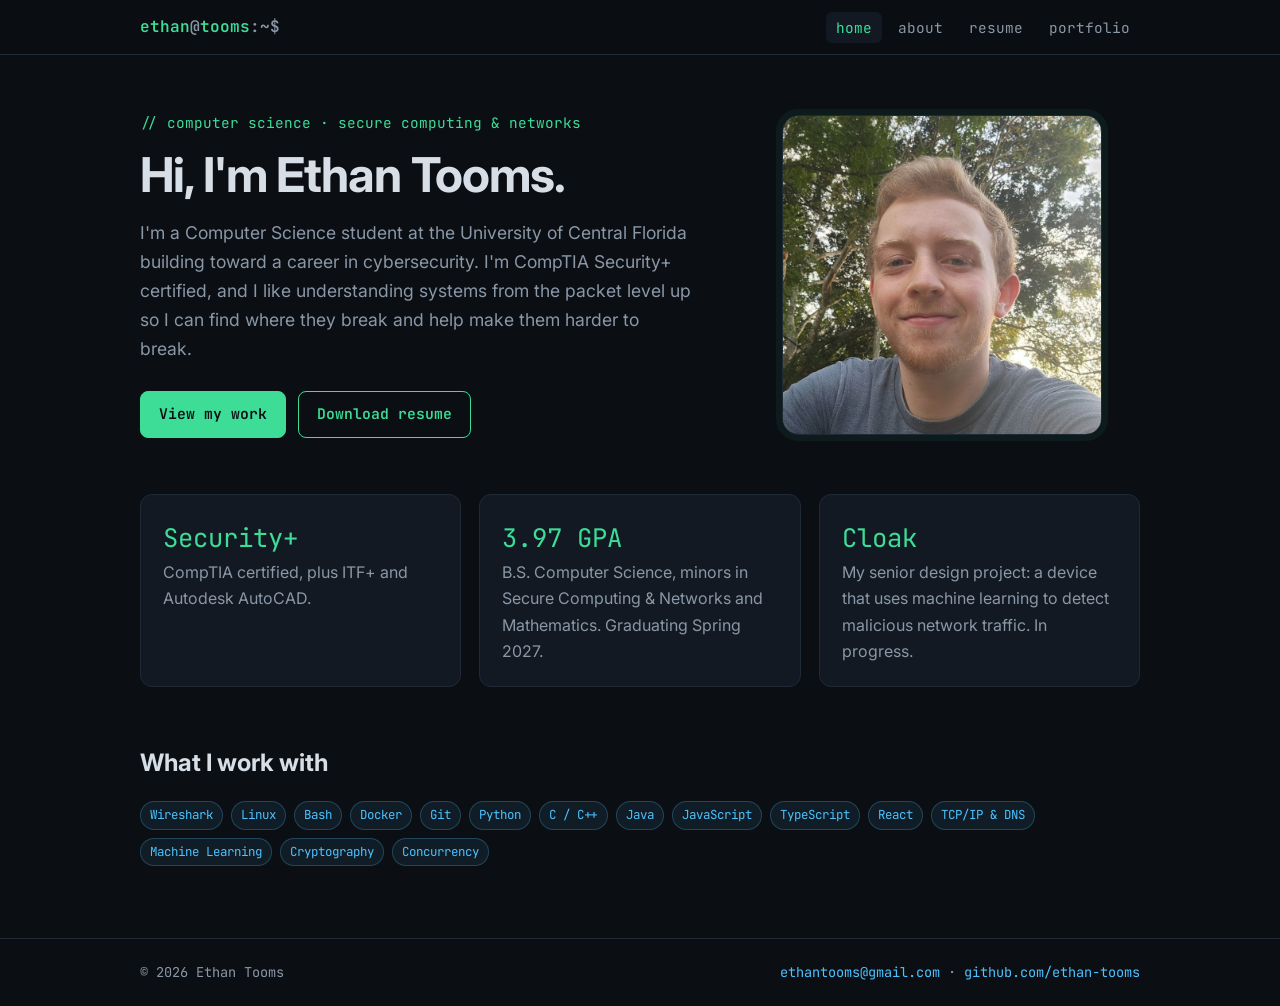
<file: index.html>
<!doctype html>
<html lang="en">
<head>
  <meta charset="utf-8">
  <meta name="viewport" content="width=device-width, initial-scale=1">
  <title>Ethan Tooms | Cybersecurity Portfolio</title>
  <meta name="description" content="Ethan Tooms — Computer Science student at UCF focused on secure computing and network security. CompTIA Security+ certified.">
  <link rel="preconnect" href="https://fonts.googleapis.com">
  <link href="https://fonts.googleapis.com/css2?family=Inter:wght@400;600;700&family=JetBrains+Mono:wght@400;600&display=swap" rel="stylesheet">
  <link rel="stylesheet" href="style.css">
</head>
<body>
  <nav class="nav">
    <div class="nav-inner">
      <a class="brand" href="index.html">ethan<span>@</span>tooms<span>:~$</span></a>
      <ul>
        <li><a class="active" href="index.html">home</a></li>
        <li><a href="about.html">about</a></li>
        <li><a href="resume.html">resume</a></li>
        <li><a href="portfolio.html">portfolio</a></li>
      </ul>
    </div>
  </nav>

  <main>
    <section class="hero">
      <div>
        <span class="eyebrow">// computer science · secure computing &amp; networks</span>
        <h1>Hi, I'm Ethan Tooms.</h1>
        <p class="lead">
          I'm a Computer Science student at the University of Central Florida building toward a career in
          cybersecurity. I'm CompTIA Security+ certified, and I like understanding systems from the packet
          level up so I can find where they break and help make them harder to break.
        </p>
        <div class="cta">
          <a class="btn" href="portfolio.html">View my work</a>
          <a class="btn ghost" href="Ethan_Tooms_Resume.pdf" download>Download resume</a>
        </div>
      </div>
      <!-- Replace headshot.jpg with your own photo (square works best). -->
      <img class="headshot" src="headshot.jpg" alt="Photo of Ethan Tooms"
           onerror="this.style.display='none'; this.nextElementSibling.style.display='flex';">
      <div class="headshot-fallback" aria-hidden="true">ET</div>
    </section>

    <section>
      <div class="grid">
        <div class="card">
          <div class="stat">Security+</div>
          <p>CompTIA certified, plus ITF+ and Autodesk AutoCAD.</p>
        </div>
        <div class="card">
          <div class="stat">3.97 GPA</div>
          <p>B.S. Computer Science, minors in Secure Computing &amp; Networks and Mathematics. Graduating Spring 2027.</p>
        </div>
        <div class="card">
          <div class="stat">Cloak</div>
          <p>My senior design project: a device that uses machine learning to detect malicious network traffic. In progress.</p>
        </div>
      </div>
    </section>

    <section>
      <h2>What I work with</h2>
      <div class="tags">
        <span class="tag">Wireshark</span><span class="tag">Linux</span><span class="tag">Bash</span>
        <span class="tag">Docker</span><span class="tag">Git</span><span class="tag">Python</span>
        <span class="tag">C / C++</span><span class="tag">Java</span><span class="tag">JavaScript</span><span class="tag">TypeScript</span><span class="tag">React</span>
        <span class="tag">TCP/IP &amp; DNS</span><span class="tag">Machine Learning</span><span class="tag">Cryptography</span><span class="tag">Concurrency</span>
      </div>
    </section>
  </main>

  <footer>
    <div class="footer-inner">
      <span>© 2026 Ethan Tooms</span>
      <span><a href="mailto:ethantooms@gmail.com">ethantooms@gmail.com</a> · <a href="https://github.com/ethan-tooms">github.com/ethan-tooms</a></span>
    </div>
  </footer>
</body>
</html>
</file>
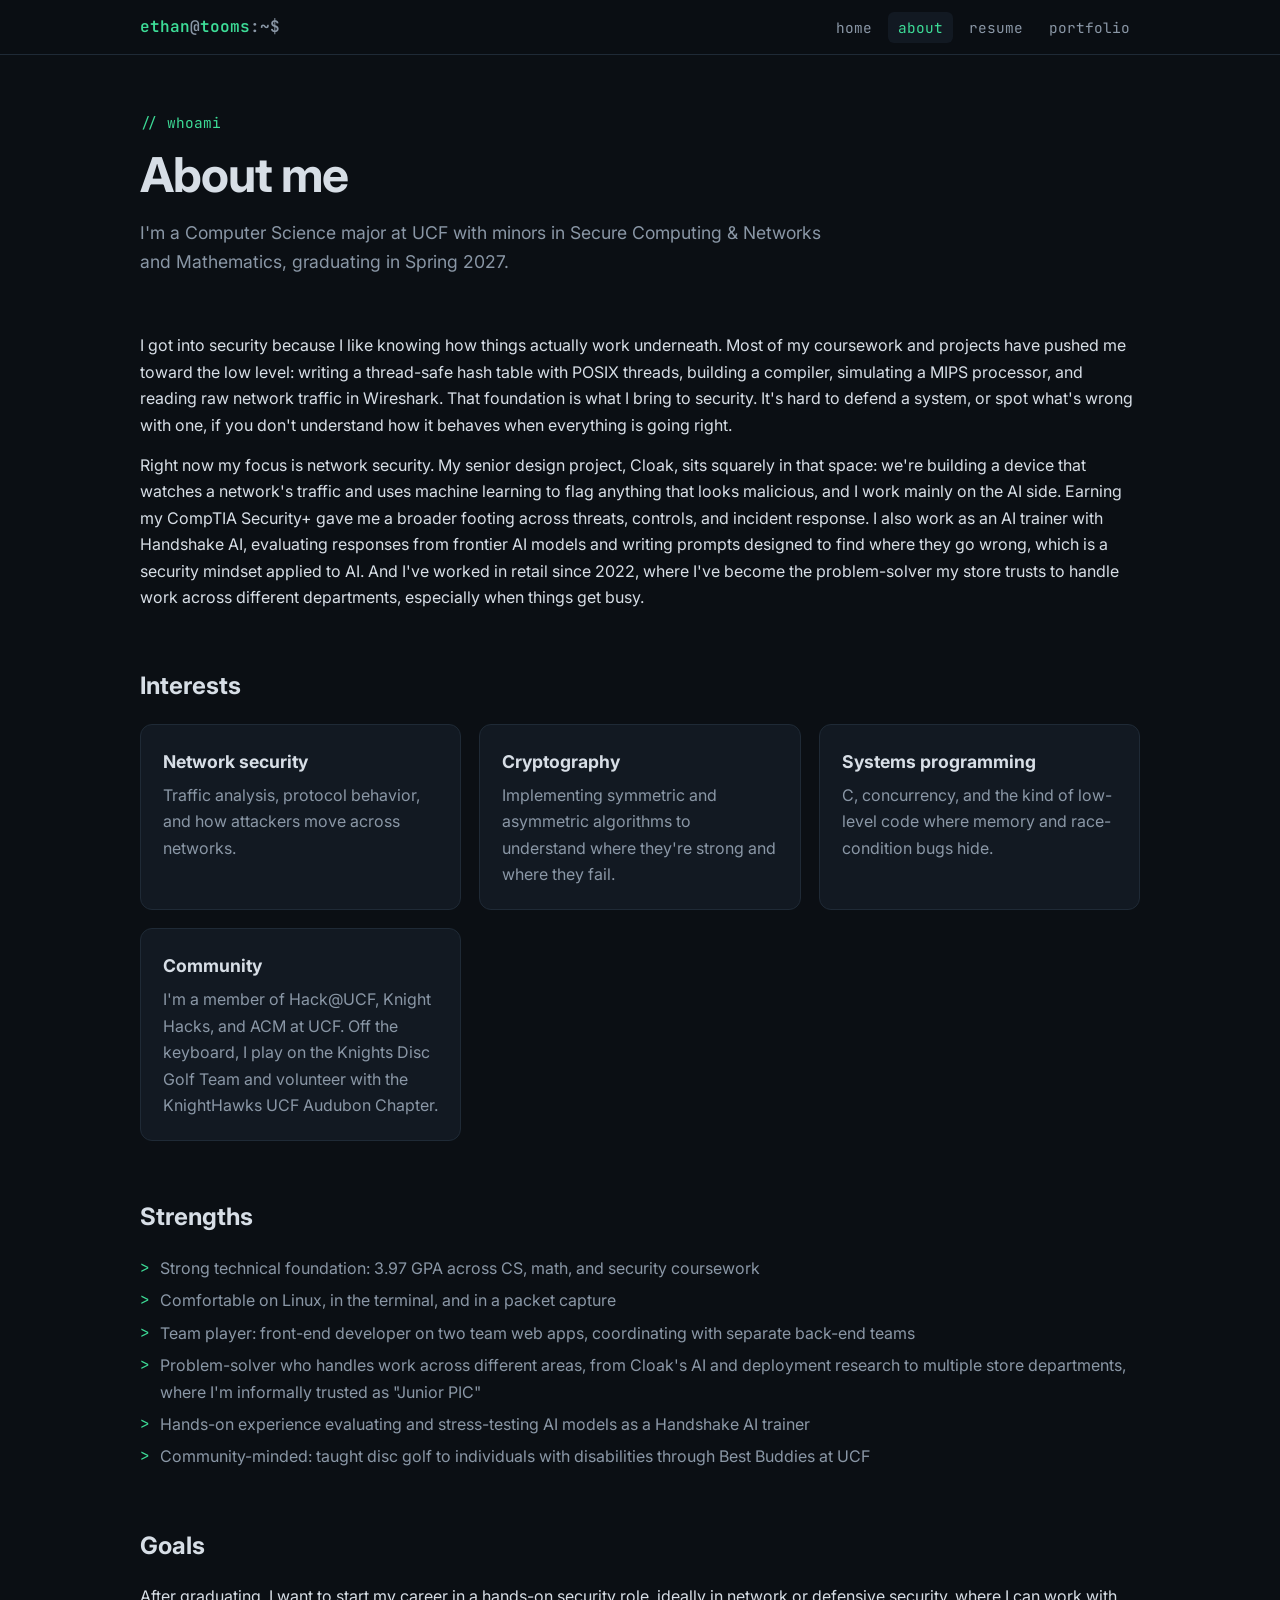
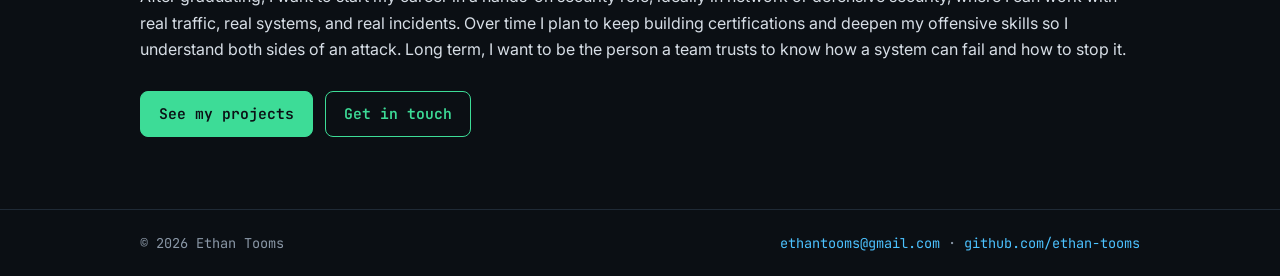
<file: about.html>
<!doctype html>
<html lang="en">
<head>
  <meta charset="utf-8">
  <meta name="viewport" content="width=device-width, initial-scale=1">
  <title>About | Ethan Tooms</title>
  <meta name="description" content="About Ethan Tooms — interests, strengths, and career goals in cybersecurity.">
  <link rel="preconnect" href="https://fonts.googleapis.com">
  <link href="https://fonts.googleapis.com/css2?family=Inter:wght@400;600;700&family=JetBrains+Mono:wght@400;600&display=swap" rel="stylesheet">
  <link rel="stylesheet" href="style.css">
</head>
<body>
  <nav class="nav">
    <div class="nav-inner">
      <a class="brand" href="index.html">ethan<span>@</span>tooms<span>:~$</span></a>
      <ul>
        <li><a href="index.html">home</a></li>
        <li><a class="active" href="about.html">about</a></li>
        <li><a href="resume.html">resume</a></li>
        <li><a href="portfolio.html">portfolio</a></li>
      </ul>
    </div>
  </nav>

  <main>
    <section>
      <span class="eyebrow">// whoami</span>
      <h1>About me</h1>
      <p class="lead">
        I'm a Computer Science major at UCF with minors in Secure Computing &amp; Networks and Mathematics,
        graduating in Spring 2027.
      </p>
    </section>

    <section>
      <p>
        I got into security because I like knowing how things actually work underneath. Most of my coursework
        and projects have pushed me toward the low level: writing a thread-safe hash table with POSIX threads,
        building a compiler, simulating a MIPS processor, and reading raw network traffic in Wireshark. That
        foundation is what I bring to security. It's hard to defend a system, or spot what's wrong with one,
        if you don't understand how it behaves when everything is going right.
      </p>
      <p>
        Right now my focus is network security. My senior design project, Cloak, sits squarely in that space:
        we're building a device that watches a network's traffic and uses machine learning to flag anything
        that looks malicious, and I work mainly on the AI side. Earning my CompTIA Security+ gave me a broader footing across threats, controls, and incident response.
        I also work as an AI trainer with Handshake AI, evaluating responses from frontier AI models and
        writing prompts designed to find where they go wrong, which is a security mindset applied to AI.
        And I've worked in retail since 2022, where I've become the problem-solver my store trusts to handle
        work across different departments, especially when things get busy.
      </p>
    </section>

    <section>
      <h2>Interests</h2>
      <div class="grid">
        <div class="card">
          <h3>Network security</h3>
          <p>Traffic analysis, protocol behavior, and how attackers move across networks.</p>
        </div>
        <div class="card">
          <h3>Cryptography</h3>
          <p>Implementing symmetric and asymmetric algorithms to understand where they're strong and where they fail.</p>
        </div>
        <div class="card">
          <h3>Systems programming</h3>
          <p>C, concurrency, and the kind of low-level code where memory and race-condition bugs hide.</p>
        </div>
        <div class="card">
          <h3>Community</h3>
          <p>I'm a member of Hack@UCF, Knight Hacks, and ACM at UCF. Off the keyboard, I play on the Knights Disc Golf Team and volunteer with the KnightHawks UCF Audubon Chapter.</p>
        </div>
      </div>
    </section>

    <section>
      <h2>Strengths</h2>
      <ul class="clean">
        <li>Strong technical foundation: 3.97 GPA across CS, math, and security coursework</li>
        <li>Comfortable on Linux, in the terminal, and in a packet capture</li>
        <li>Team player: front-end developer on two team web apps, coordinating with separate back-end teams</li>
        <li>Problem-solver who handles work across different areas, from Cloak's AI and deployment research to multiple store departments, where I'm informally trusted as "Junior PIC"</li>
        <li>Hands-on experience evaluating and stress-testing AI models as a Handshake AI trainer</li>
        <li>Community-minded: taught disc golf to individuals with disabilities through Best Buddies at UCF</li>
      </ul>
    </section>

    <section>
      <h2>Goals</h2>
      <p>
        After graduating, I want to start my career in a hands-on security role, ideally in network or
        defensive security, where I can work with real traffic, real systems, and real incidents. Over time
        I plan to keep building certifications and deepen my offensive skills so I understand both sides
        of an attack. Long term, I want to be the person a team trusts to know how a system can fail and how to stop it.
      </p>
      <div class="cta">
        <a class="btn" href="portfolio.html">See my projects</a>
        <a class="btn ghost" href="mailto:ethantooms@gmail.com">Get in touch</a>
      </div>
    </section>
  </main>

  <footer>
    <div class="footer-inner">
      <span>© 2026 Ethan Tooms</span>
      <span><a href="mailto:ethantooms@gmail.com">ethantooms@gmail.com</a> · <a href="https://github.com/ethan-tooms">github.com/ethan-tooms</a></span>
    </div>
  </footer>
</body>
</html>
</file>
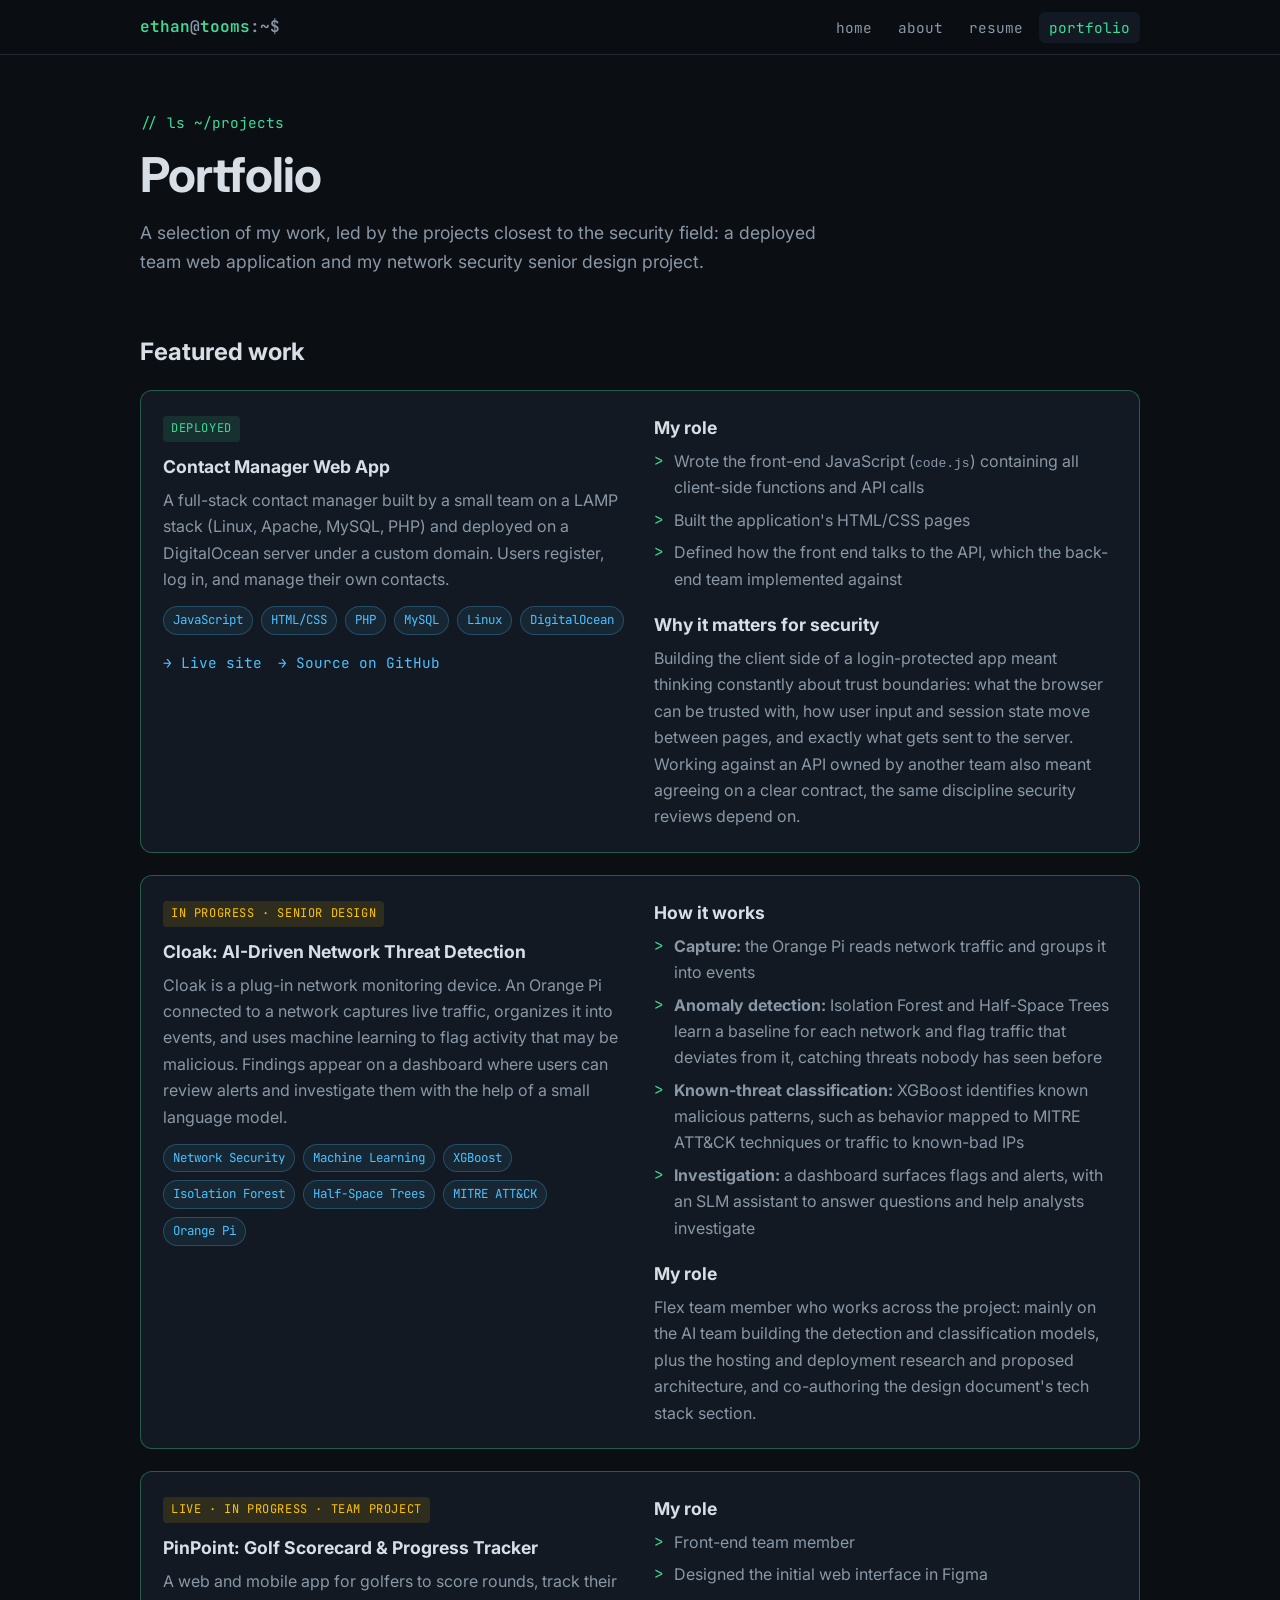
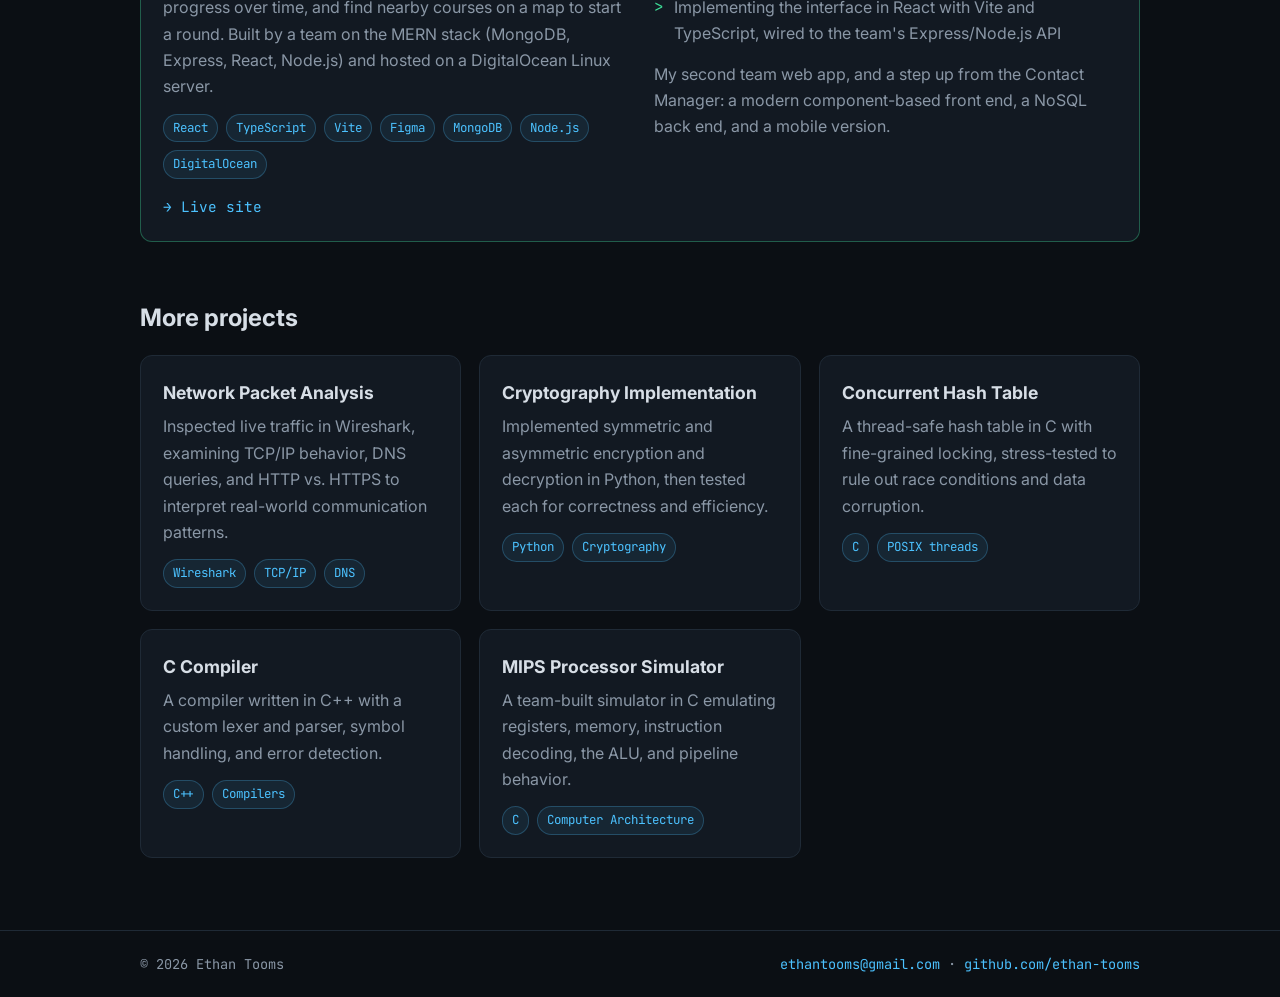
<file: portfolio.html>
<!doctype html>
<html lang="en">
<head>
  <meta charset="utf-8">
  <meta name="viewport" content="width=device-width, initial-scale=1">
  <title>Portfolio | Ethan Tooms</title>
  <meta name="description" content="Projects by Ethan Tooms — network security, web applications, cryptography, and systems programming.">
  <link rel="preconnect" href="https://fonts.googleapis.com">
  <link href="https://fonts.googleapis.com/css2?family=Inter:wght@400;600;700&family=JetBrains+Mono:wght@400;600&display=swap" rel="stylesheet">
  <link rel="stylesheet" href="style.css">
</head>
<body>
  <nav class="nav">
    <div class="nav-inner">
      <a class="brand" href="index.html">ethan<span>@</span>tooms<span>:~$</span></a>
      <ul>
        <li><a href="index.html">home</a></li>
        <li><a href="about.html">about</a></li>
        <li><a href="resume.html">resume</a></li>
        <li><a class="active" href="portfolio.html">portfolio</a></li>
      </ul>
    </div>
  </nav>

  <main>
    <section>
      <span class="eyebrow">// ls ~/projects</span>
      <h1>Portfolio</h1>
      <p class="lead">
        A selection of my work, led by the projects closest to the security field: a deployed team web
        application and my network security senior design project.
      </p>
    </section>

    <section>
      <h2>Featured work</h2>

      <!-- ============ CONTACT MANAGER ============ -->
      <article class="card feature project">
        <div>
          <span class="status done">Deployed</span>
          <h3>Contact Manager Web App</h3>
          <p>
            A full-stack contact manager built by a small team on a LAMP stack (Linux, Apache, MySQL, PHP)
            and deployed on a DigitalOcean server under a custom domain. Users register, log in, and manage
            their own contacts.
          </p>
          <div class="tags">
            <span class="tag">JavaScript</span><span class="tag">HTML/CSS</span><span class="tag">PHP</span>
            <span class="tag">MySQL</span><span class="tag">Linux</span><span class="tag">DigitalOcean</span>
          </div>
          <div class="links">
            <a href="https://lamp.contacts-4331.xyz" target="_blank" rel="noopener">→ Live site</a>
            <a href="https://github.com/ethan-tooms/LAMP_Stack" target="_blank" rel="noopener">→ Source on GitHub</a>
          </div>
        </div>
        <div>
          <h3>My role</h3>
          <ul class="clean">
            <li>Wrote the front-end JavaScript (<code>code.js</code>) containing all client-side functions and API calls</li>
            <li>Built the application's HTML/CSS pages</li>
            <li>Defined how the front end talks to the API, which the back-end team implemented against</li>
          </ul>
          <h3 style="margin-top:18px">Why it matters for security</h3>
          <p>
            Building the client side of a login-protected app meant thinking constantly about trust boundaries:
            what the browser can be trusted with, how user input and session state move between pages, and
            exactly what gets sent to the server. Working against an API owned by another team also meant
            agreeing on a clear contract, the same discipline security reviews depend on.
          </p>
        </div>
      </article>

      <!-- ============ CLOAK ============ -->
      <!-- Add a GitHub or demo link to Cloak here once the team is ready to share one. -->
      <article class="card feature project">
        <div>
          <span class="status">In progress · Senior Design</span>
          <h3>Cloak: AI-Driven Network Threat Detection</h3>
          <p>
            Cloak is a plug-in network monitoring device. An Orange Pi connected to a network captures live
            traffic, organizes it into events, and uses machine learning to flag activity that may be malicious.
            Findings appear on a dashboard where users can review alerts and investigate them with the help
            of a small language model.
          </p>
          <div class="tags">
            <span class="tag">Network Security</span><span class="tag">Machine Learning</span>
            <span class="tag">XGBoost</span><span class="tag">Isolation Forest</span>
            <span class="tag">Half-Space Trees</span><span class="tag">MITRE ATT&amp;CK</span>
            <span class="tag">Orange Pi</span>
          </div>
        </div>
        <div>
          <h3>How it works</h3>
          <ul class="clean">
            <li><strong>Capture:</strong> the Orange Pi reads network traffic and groups it into events</li>
            <li><strong>Anomaly detection:</strong> Isolation Forest and Half-Space Trees learn a baseline for each network and flag traffic that deviates from it, catching threats nobody has seen before</li>
            <li><strong>Known-threat classification:</strong> XGBoost identifies known malicious patterns, such as behavior mapped to MITRE ATT&amp;CK techniques or traffic to known-bad IPs</li>
            <li><strong>Investigation:</strong> a dashboard surfaces flags and alerts, with an SLM assistant to answer questions and help analysts investigate</li>
          </ul>
          <h3 style="margin-top:18px">My role</h3>
          <p>
            Flex team member who works across the project: mainly on the AI team building the detection and
            classification models, plus the hosting and deployment research and proposed architecture, and
            co-authoring the design document's tech stack section.
          </p>
        </div>
      </article>

      <!-- ============ PINPOINT ============ -->
      <article class="card feature project">
        <div>
          <span class="status">Live · In progress · Team project</span>
          <h3>PinPoint: Golf Scorecard &amp; Progress Tracker</h3>
          <p>
            A web and mobile app for golfers to score rounds, track their progress over time, and find nearby
            courses on a map to start a round. Built by a team on the MERN stack (MongoDB, Express, React, Node.js)
            and hosted on a DigitalOcean Linux server.
          </p>
          <div class="tags">
            <span class="tag">React</span><span class="tag">TypeScript</span><span class="tag">Vite</span>
            <span class="tag">Figma</span><span class="tag">MongoDB</span><span class="tag">Node.js</span>
            <span class="tag">DigitalOcean</span>
          </div>
          <div class="links">
            <a href="https://pinpointgolf.duckdns.org" target="_blank" rel="noopener">→ Live site</a>
          </div>
        </div>
        <div>
          <h3>My role</h3>
          <ul class="clean">
            <li>Front-end team member</li>
            <li>Designed the initial web interface in Figma</li>
            <li>Implementing the interface in React with Vite and TypeScript, wired to the team's Express/Node.js API</li>
          </ul>
          <p style="margin-top:14px">My second team web app, and a step up from the Contact Manager: a modern component-based front end, a NoSQL back end, and a mobile version.</p>
        </div>
      </article>
    </section>

    <section>
      <h2>More projects</h2>
      <div class="grid">
        <div class="card">
          <h3>Network Packet Analysis</h3>
          <p>Inspected live traffic in Wireshark, examining TCP/IP behavior, DNS queries, and HTTP vs. HTTPS to interpret real-world communication patterns.</p>
          <div class="tags"><span class="tag">Wireshark</span><span class="tag">TCP/IP</span><span class="tag">DNS</span></div>
        </div>
        <div class="card">
          <h3>Cryptography Implementation</h3>
          <p>Implemented symmetric and asymmetric encryption and decryption in Python, then tested each for correctness and efficiency.</p>
          <div class="tags"><span class="tag">Python</span><span class="tag">Cryptography</span></div>
        </div>
        <div class="card">
          <h3>Concurrent Hash Table</h3>
          <p>A thread-safe hash table in C with fine-grained locking, stress-tested to rule out race conditions and data corruption.</p>
          <div class="tags"><span class="tag">C</span><span class="tag">POSIX threads</span></div>
        </div>
        <div class="card">
          <h3>C Compiler</h3>
          <p>A compiler written in C++ with a custom lexer and parser, symbol handling, and error detection.</p>
          <div class="tags"><span class="tag">C++</span><span class="tag">Compilers</span></div>
        </div>
        <div class="card">
          <h3>MIPS Processor Simulator</h3>
          <p>A team-built simulator in C emulating registers, memory, instruction decoding, the ALU, and pipeline behavior.</p>
          <div class="tags"><span class="tag">C</span><span class="tag">Computer Architecture</span></div>
        </div>
      </div>
    </section>
  </main>

  <footer>
    <div class="footer-inner">
      <span>© 2026 Ethan Tooms</span>
      <span><a href="mailto:ethantooms@gmail.com">ethantooms@gmail.com</a> · <a href="https://github.com/ethan-tooms">github.com/ethan-tooms</a></span>
    </div>
  </footer>
</body>
</html>
</file>
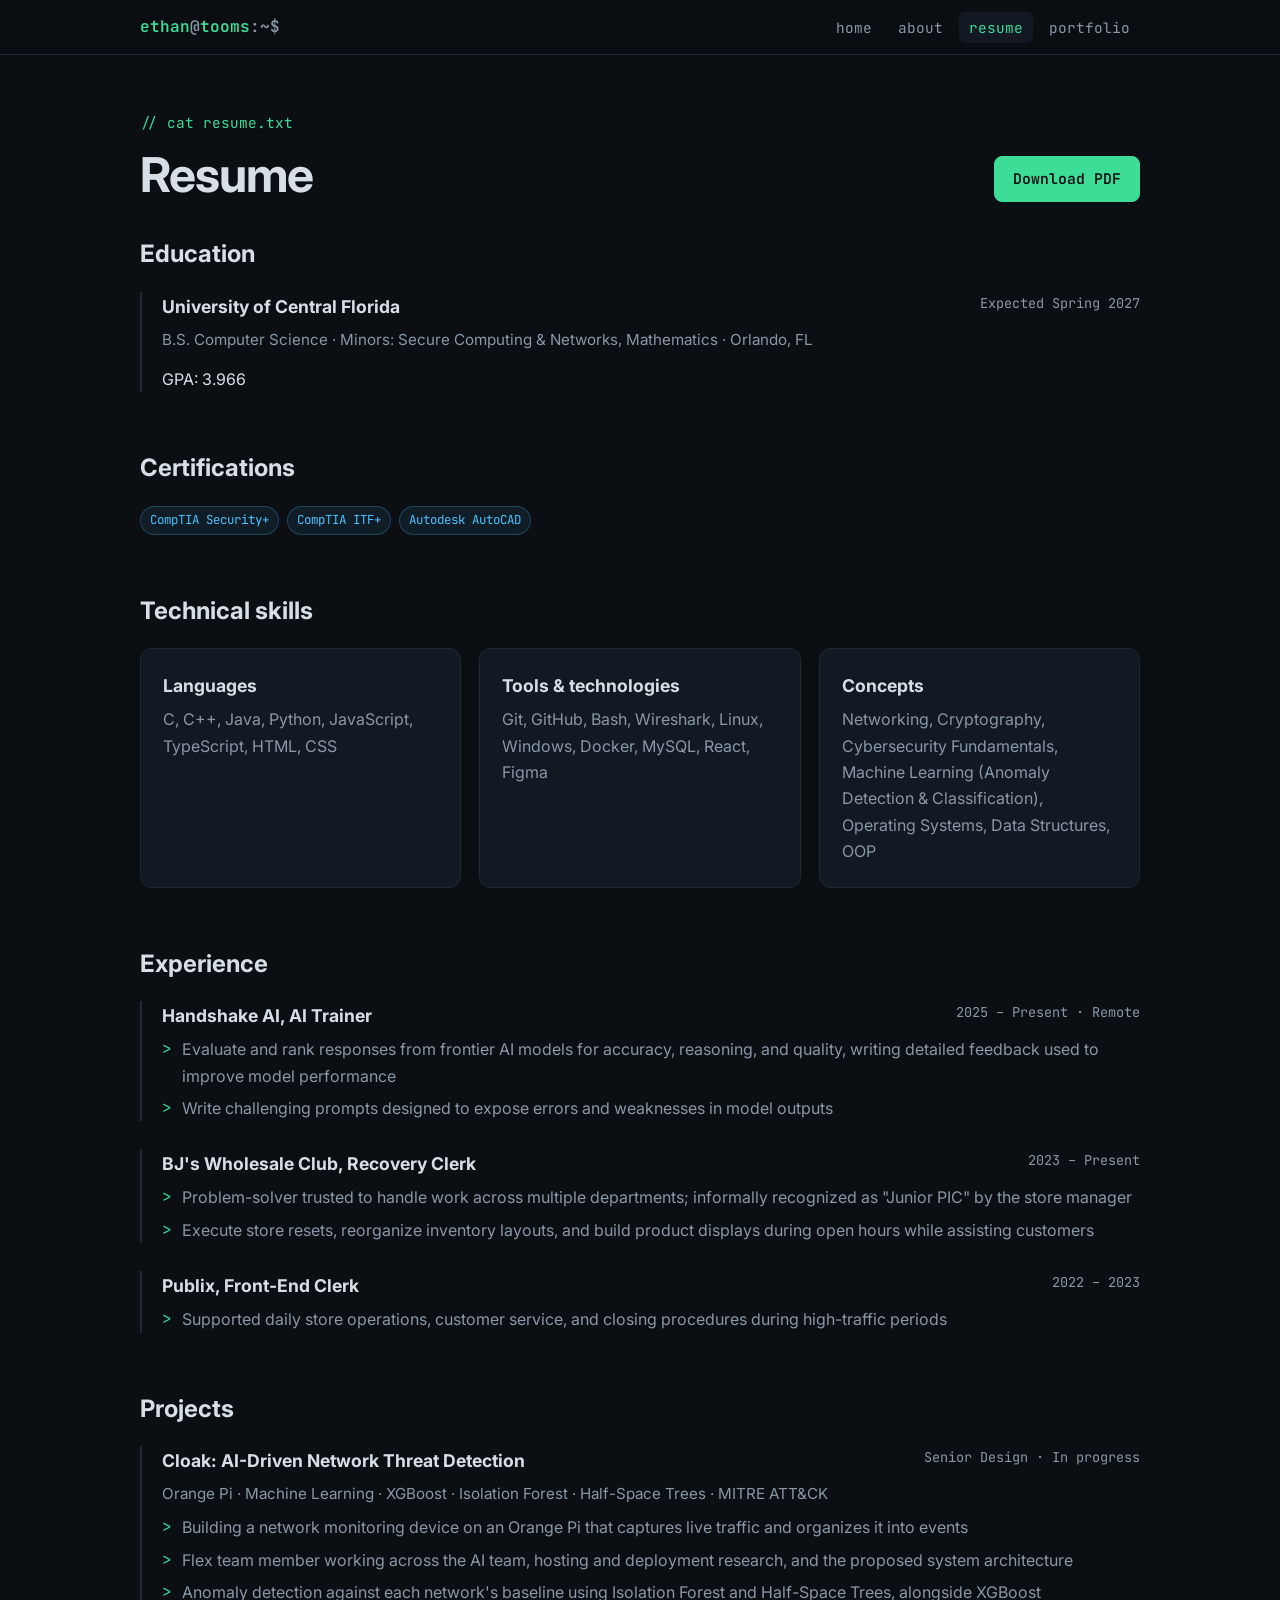
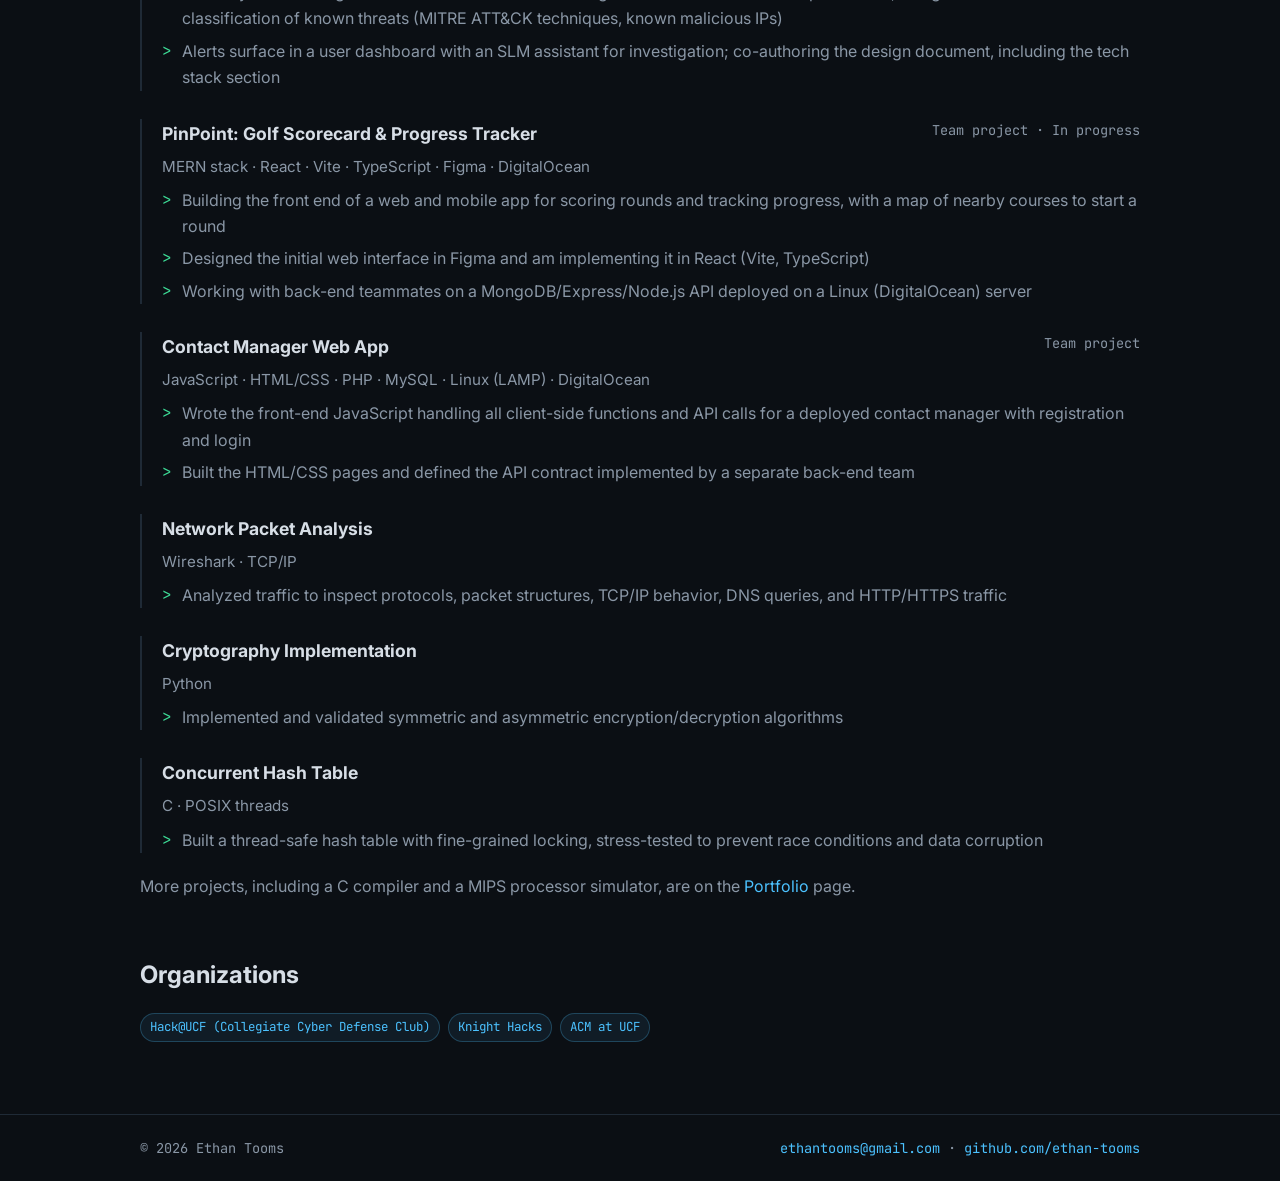
<file: resume.html>
<!doctype html>
<html lang="en">
<head>
  <meta charset="utf-8">
  <meta name="viewport" content="width=device-width, initial-scale=1">
  <title>Resume | Ethan Tooms</title>
  <meta name="description" content="Resume of Ethan Tooms — Computer Science, Secure Computing & Networks, CompTIA Security+.">
  <link rel="preconnect" href="https://fonts.googleapis.com">
  <link href="https://fonts.googleapis.com/css2?family=Inter:wght@400;600;700&family=JetBrains+Mono:wght@400;600&display=swap" rel="stylesheet">
  <link rel="stylesheet" href="style.css">
</head>
<body>
  <nav class="nav">
    <div class="nav-inner">
      <a class="brand" href="index.html">ethan<span>@</span>tooms<span>:~$</span></a>
      <ul>
        <li><a href="index.html">home</a></li>
        <li><a href="about.html">about</a></li>
        <li><a class="active" href="resume.html">resume</a></li>
        <li><a href="portfolio.html">portfolio</a></li>
      </ul>
    </div>
  </nav>

  <main>
    <div class="resume-head">
      <div>
        <span class="eyebrow">// cat resume.txt</span>
        <h1>Resume</h1>
      </div>
      <a class="btn" href="Ethan_Tooms_Resume.pdf" download>Download PDF</a>
    </div>

    <section>
      <h2>Education</h2>
      <div class="resume-block">
        <h3>University of Central Florida <small>Expected Spring 2027</small></h3>
        <p class="sub">B.S. Computer Science · Minors: Secure Computing &amp; Networks, Mathematics · Orlando, FL</p>
        <p>GPA: 3.966</p>
      </div>
    </section>

    <section>
      <h2>Certifications</h2>
      <div class="tags">
        <span class="tag">CompTIA Security+</span>
        <span class="tag">CompTIA ITF+</span>
        <span class="tag">Autodesk AutoCAD</span>
      </div>
    </section>

    <section>
      <h2>Technical skills</h2>
      <div class="grid">
        <div class="card">
          <h3>Languages</h3>
          <p>C, C++, Java, Python, JavaScript, TypeScript, HTML, CSS</p>
        </div>
        <div class="card">
          <h3>Tools &amp; technologies</h3>
          <p>Git, GitHub, Bash, Wireshark, Linux, Windows, Docker, MySQL, React, Figma</p>
        </div>
        <div class="card">
          <h3>Concepts</h3>
          <p>Networking, Cryptography, Cybersecurity Fundamentals, Machine Learning (Anomaly Detection &amp; Classification), Operating Systems, Data Structures, OOP</p>
        </div>
      </div>
    </section>

    <section>
      <h2>Experience</h2>
      <div class="resume-block">
        <h3>Handshake AI, AI Trainer <small>2025 – Present · Remote</small></h3>
        <ul class="clean">
          <li>Evaluate and rank responses from frontier AI models for accuracy, reasoning, and quality, writing detailed feedback used to improve model performance</li>
          <li>Write challenging prompts designed to expose errors and weaknesses in model outputs</li>
        </ul>
      </div>
      <div class="resume-block">
        <h3>BJ's Wholesale Club, Recovery Clerk <small>2023 – Present</small></h3>
        <ul class="clean">
          <li>Problem-solver trusted to handle work across multiple departments; informally recognized as "Junior PIC" by the store manager</li>
          <li>Execute store resets, reorganize inventory layouts, and build product displays during open hours while assisting customers</li>
        </ul>
      </div>
      <div class="resume-block">
        <h3>Publix, Front-End Clerk <small>2022 – 2023</small></h3>
        <ul class="clean">
          <li>Supported daily store operations, customer service, and closing procedures during high-traffic periods</li>
        </ul>
      </div>
    </section>

    <section>
      <h2>Projects</h2>
      <div class="resume-block">
        <h3>Cloak: AI-Driven Network Threat Detection <small>Senior Design · In progress</small></h3>
        <p class="sub">Orange Pi · Machine Learning · XGBoost · Isolation Forest · Half-Space Trees · MITRE ATT&amp;CK</p>
        <ul class="clean">
          <li>Building a network monitoring device on an Orange Pi that captures live traffic and organizes it into events</li>
          <li>Flex team member working across the AI team, hosting and deployment research, and the proposed system architecture</li>
          <li>Anomaly detection against each network's baseline using Isolation Forest and Half-Space Trees, alongside XGBoost classification of known threats (MITRE ATT&amp;CK techniques, known malicious IPs)</li>
          <li>Alerts surface in a user dashboard with an SLM assistant for investigation; co-authoring the design document, including the tech stack section</li>
        </ul>
      </div>
      <div class="resume-block">
        <h3>PinPoint: Golf Scorecard &amp; Progress Tracker <small>Team project · In progress</small></h3>
        <p class="sub">MERN stack · React · Vite · TypeScript · Figma · DigitalOcean</p>
        <ul class="clean">
          <li>Building the front end of a web and mobile app for scoring rounds and tracking progress, with a map of nearby courses to start a round</li>
          <li>Designed the initial web interface in Figma and am implementing it in React (Vite, TypeScript)</li>
          <li>Working with back-end teammates on a MongoDB/Express/Node.js API deployed on a Linux (DigitalOcean) server</li>
        </ul>
      </div>
      <div class="resume-block">
        <h3>Contact Manager Web App <small>Team project</small></h3>
        <p class="sub">JavaScript · HTML/CSS · PHP · MySQL · Linux (LAMP) · DigitalOcean</p>
        <ul class="clean">
          <li>Wrote the front-end JavaScript handling all client-side functions and API calls for a deployed contact manager with registration and login</li>
          <li>Built the HTML/CSS pages and defined the API contract implemented by a separate back-end team</li>
        </ul>
      </div>
      <div class="resume-block">
        <h3>Network Packet Analysis</h3>
        <p class="sub">Wireshark · TCP/IP</p>
        <ul class="clean">
          <li>Analyzed traffic to inspect protocols, packet structures, TCP/IP behavior, DNS queries, and HTTP/HTTPS traffic</li>
        </ul>
      </div>
      <div class="resume-block">
        <h3>Cryptography Implementation</h3>
        <p class="sub">Python</p>
        <ul class="clean">
          <li>Implemented and validated symmetric and asymmetric encryption/decryption algorithms</li>
        </ul>
      </div>
      <div class="resume-block">
        <h3>Concurrent Hash Table</h3>
        <p class="sub">C · POSIX threads</p>
        <ul class="clean">
          <li>Built a thread-safe hash table with fine-grained locking, stress-tested to prevent race conditions and data corruption</li>
        </ul>
      </div>
      <p style="margin-top:20px;color:var(--muted)">More projects, including a C compiler and a MIPS processor simulator, are on the <a href="portfolio.html">Portfolio</a> page.</p>
    </section>

    <section>
      <h2>Organizations</h2>
      <div class="tags">
        <span class="tag">Hack@UCF (Collegiate Cyber Defense Club)</span>
        <span class="tag">Knight Hacks</span>
        <span class="tag">ACM at UCF</span>
      </div>
    </section>
  </main>

  <footer>
    <div class="footer-inner">
      <span>© 2026 Ethan Tooms</span>
      <span><a href="mailto:ethantooms@gmail.com">ethantooms@gmail.com</a> · <a href="https://github.com/ethan-tooms">github.com/ethan-tooms</a></span>
    </div>
  </footer>
</body>
</html>
</file>
<file: style.css>
:root {
  --bg: #0b0f14;
  --panel: #121922;
  --line: #1f2a36;
  --text: #d7dee6;
  --muted: #8a97a6;
  --accent: #3ddc97;
  --accent-2: #4cc2ff;
  --mono: "JetBrains Mono", ui-monospace, SFMono-Regular, Menlo, monospace;
  --sans: "Inter", system-ui, -apple-system, "Segoe UI", sans-serif;
}

* { box-sizing: border-box; margin: 0; padding: 0; }
html { scroll-behavior: smooth; }
body {
  background: var(--bg);
  color: var(--text);
  font-family: var(--sans);
  line-height: 1.65;
  min-height: 100vh;
  display: flex;
  flex-direction: column;
}
a { color: var(--accent-2); text-decoration: none; }
a:hover { text-decoration: underline; }
img { max-width: 100%; display: block; }

/* Nav */
.nav {
  border-bottom: 1px solid var(--line);
  position: sticky; top: 0;
  background: rgba(11, 15, 20, 0.92);
  backdrop-filter: blur(6px);
  z-index: 10;
}
.nav-inner {
  max-width: 1040px; margin: 0 auto;
  padding: 14px 20px;
  display: flex; align-items: center; justify-content: space-between; gap: 16px;
  flex-wrap: wrap;
}
.brand { font-family: var(--mono); color: var(--accent); font-weight: 600; }
.brand span { color: var(--muted); }
.nav ul { list-style: none; display: flex; gap: 6px; flex-wrap: wrap; }
.nav ul a {
  font-family: var(--mono); font-size: 0.9rem;
  color: var(--muted); padding: 6px 10px; border-radius: 6px;
}
.nav ul a:hover { color: var(--text); background: var(--panel); text-decoration: none; }
.nav ul a.active { color: var(--accent); background: var(--panel); }

/* Layout */
main { flex: 1; max-width: 1040px; width: 100%; margin: 0 auto; padding: 56px 20px 72px; }
h1 { font-size: clamp(2rem, 5vw, 3rem); line-height: 1.15; letter-spacing: -0.02em; }
h2 { font-size: 1.5rem; margin-bottom: 18px; }
h3 { font-size: 1.1rem; margin-bottom: 6px; }
.eyebrow {
  font-family: var(--mono); color: var(--accent); font-size: 0.9rem;
  margin-bottom: 12px; display: block;
}
.lead { color: var(--muted); font-size: 1.1rem; max-width: 62ch; margin-top: 16px; }
section + section { margin-top: 56px; }
p + p { margin-top: 14px; }

/* Hero */
.hero { display: grid; grid-template-columns: 1.4fr 1fr; gap: 48px; align-items: center; }
.headshot {
  width: 100%; max-width: 320px; aspect-ratio: 1; object-fit: cover;
  border-radius: 16px; border: 1px solid var(--line);
  justify-self: center;
  box-shadow: 0 0 0 6px rgba(61, 220, 151, 0.06);
}
.headshot-fallback {
  width: 100%; max-width: 320px; aspect-ratio: 1; border-radius: 16px;
  border: 1px dashed var(--line); background: var(--panel);
  display: none; align-items: center; justify-content: center;
  font-family: var(--mono); font-size: 4rem; color: var(--accent);
  justify-self: center;
}
.cta { display: flex; gap: 12px; flex-wrap: wrap; margin-top: 28px; }
.btn {
  font-family: var(--mono); font-size: 0.92rem;
  padding: 10px 18px; border-radius: 8px; border: 1px solid var(--accent);
  color: var(--bg); background: var(--accent); font-weight: 600;
}
.btn:hover { text-decoration: none; filter: brightness(1.08); }
.btn.ghost { background: transparent; color: var(--accent); }

/* Cards & grids */
.grid { display: grid; grid-template-columns: repeat(auto-fit, minmax(260px, 1fr)); gap: 18px; }
.card {
  background: var(--panel); border: 1px solid var(--line);
  border-radius: 12px; padding: 22px;
}
.card p { color: var(--muted); }
.card.feature { border-color: rgba(61, 220, 151, 0.35); }
.stat { font-family: var(--mono); font-size: 1.6rem; color: var(--accent); }
.tags { display: flex; flex-wrap: wrap; gap: 8px; margin-top: 14px; }
.tag {
  font-family: var(--mono); font-size: 0.78rem;
  color: var(--accent-2); background: rgba(76, 194, 255, 0.08);
  border: 1px solid rgba(76, 194, 255, 0.25);
  padding: 3px 9px; border-radius: 999px;
}
.status {
  font-family: var(--mono); font-size: 0.75rem; text-transform: uppercase;
  letter-spacing: 0.05em; padding: 3px 8px; border-radius: 4px;
  background: rgba(255, 196, 0, 0.12); color: #ffc400;
  display: inline-block; margin-bottom: 10px;
}
.status.done { background: rgba(61, 220, 151, 0.12); color: var(--accent); }
.links { display: flex; gap: 16px; flex-wrap: wrap; margin-top: 16px; font-family: var(--mono); font-size: 0.9rem; }
ul.clean { list-style: none; }
ul.clean li { padding-left: 20px; position: relative; color: var(--muted); }
ul.clean li + li { margin-top: 6px; }
ul.clean li::before { content: ">"; position: absolute; left: 0; color: var(--accent); font-family: var(--mono); }

/* Project feature */
.project { display: grid; grid-template-columns: 1fr 1fr; gap: 28px; }
.project + .project { margin-top: 22px; }

/* Resume */
.resume-head { display: flex; justify-content: space-between; align-items: flex-end; gap: 20px; flex-wrap: wrap; margin-bottom: 32px; }
.resume-block { border-left: 2px solid var(--line); padding-left: 20px; }
.resume-block + .resume-block { margin-top: 28px; }
.resume-block h3 { display: flex; justify-content: space-between; gap: 12px; flex-wrap: wrap; }
.resume-block h3 small { font-family: var(--mono); font-weight: 400; color: var(--muted); font-size: 0.85rem; }
.resume-block .sub { color: var(--muted); font-size: 0.95rem; margin-bottom: 8px; }
.pdf-frame { width: 100%; height: 900px; border: 1px solid var(--line); border-radius: 12px; background: #fff; }

/* Footer */
footer { border-top: 1px solid var(--line); }
.footer-inner {
  max-width: 1040px; margin: 0 auto; padding: 22px 20px;
  display: flex; justify-content: space-between; gap: 12px; flex-wrap: wrap;
  font-family: var(--mono); font-size: 0.85rem; color: var(--muted);
}

@media (max-width: 760px) {
  main { padding-top: 36px; }
  .hero, .project { grid-template-columns: 1fr; }
  .hero .headshot, .hero .headshot-fallback { order: -1; max-width: 220px; justify-self: start; }
  .pdf-frame { height: 560px; }
}
</file>
